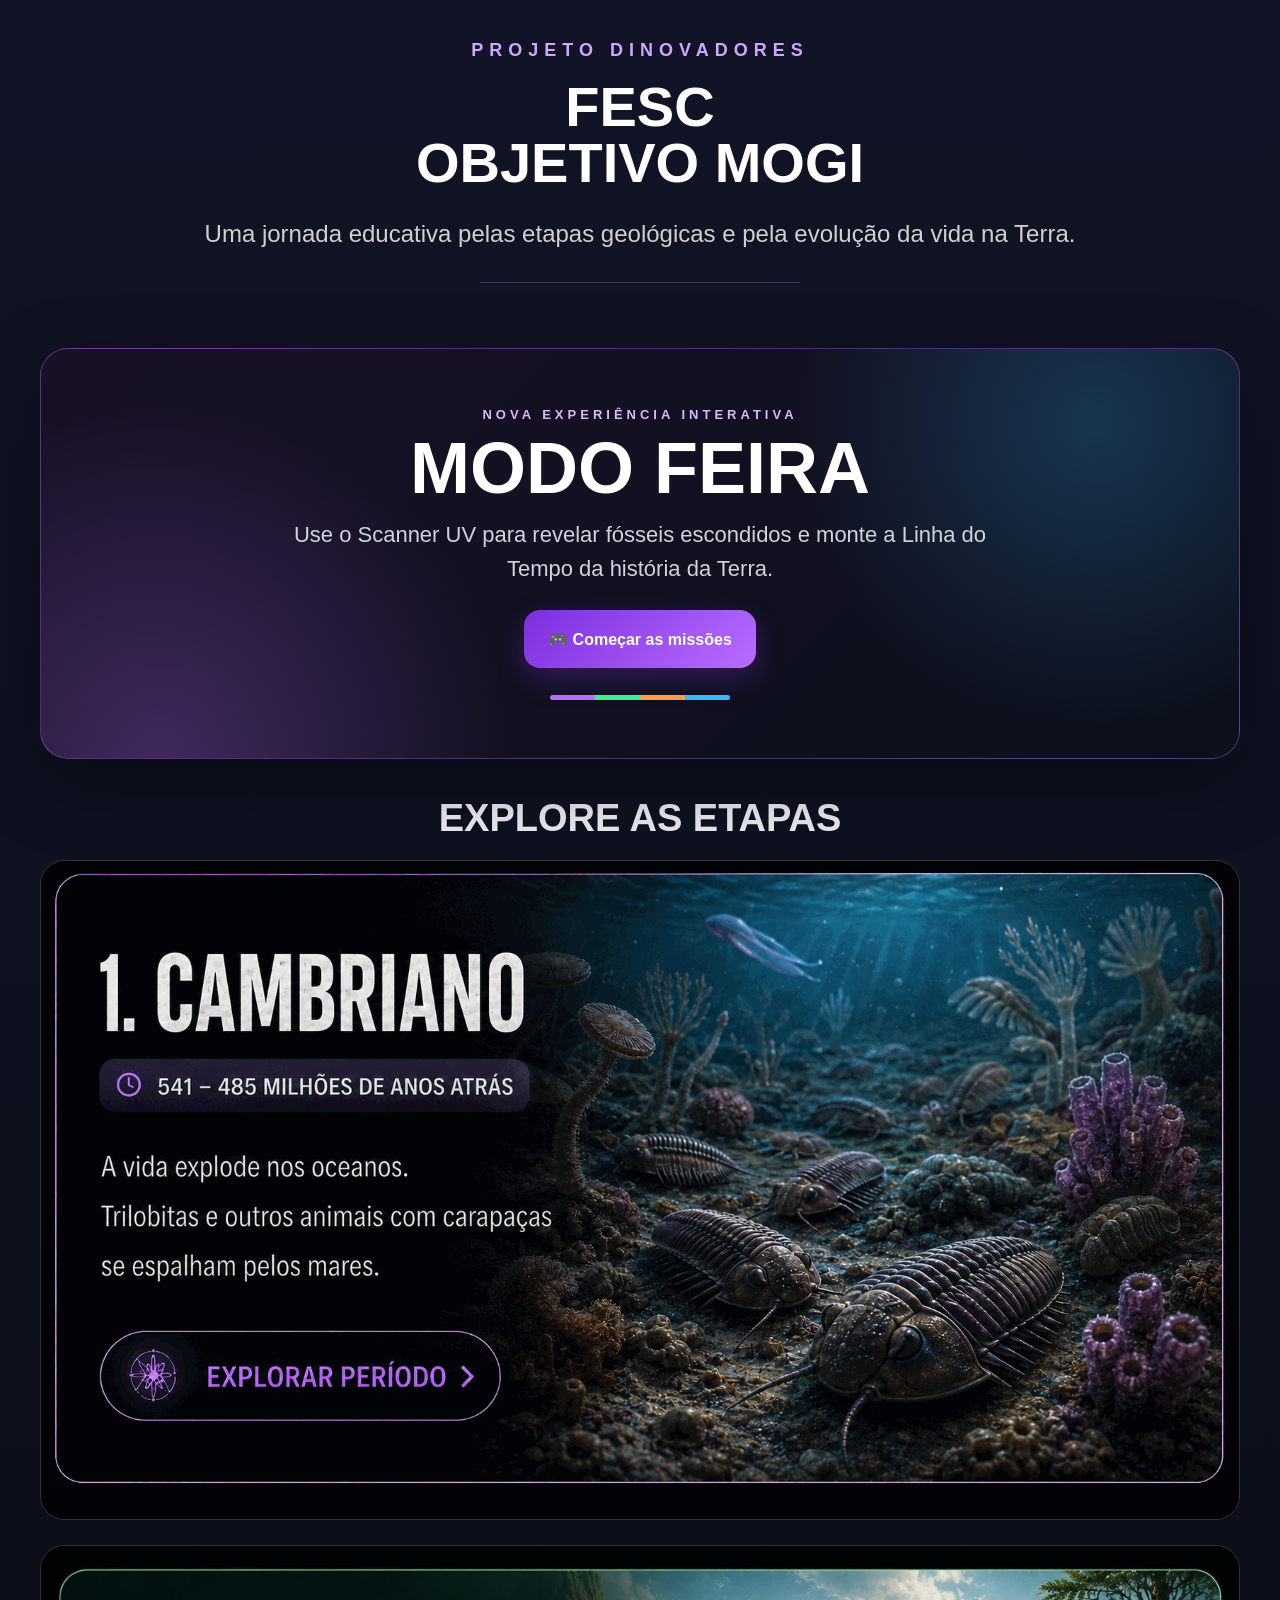
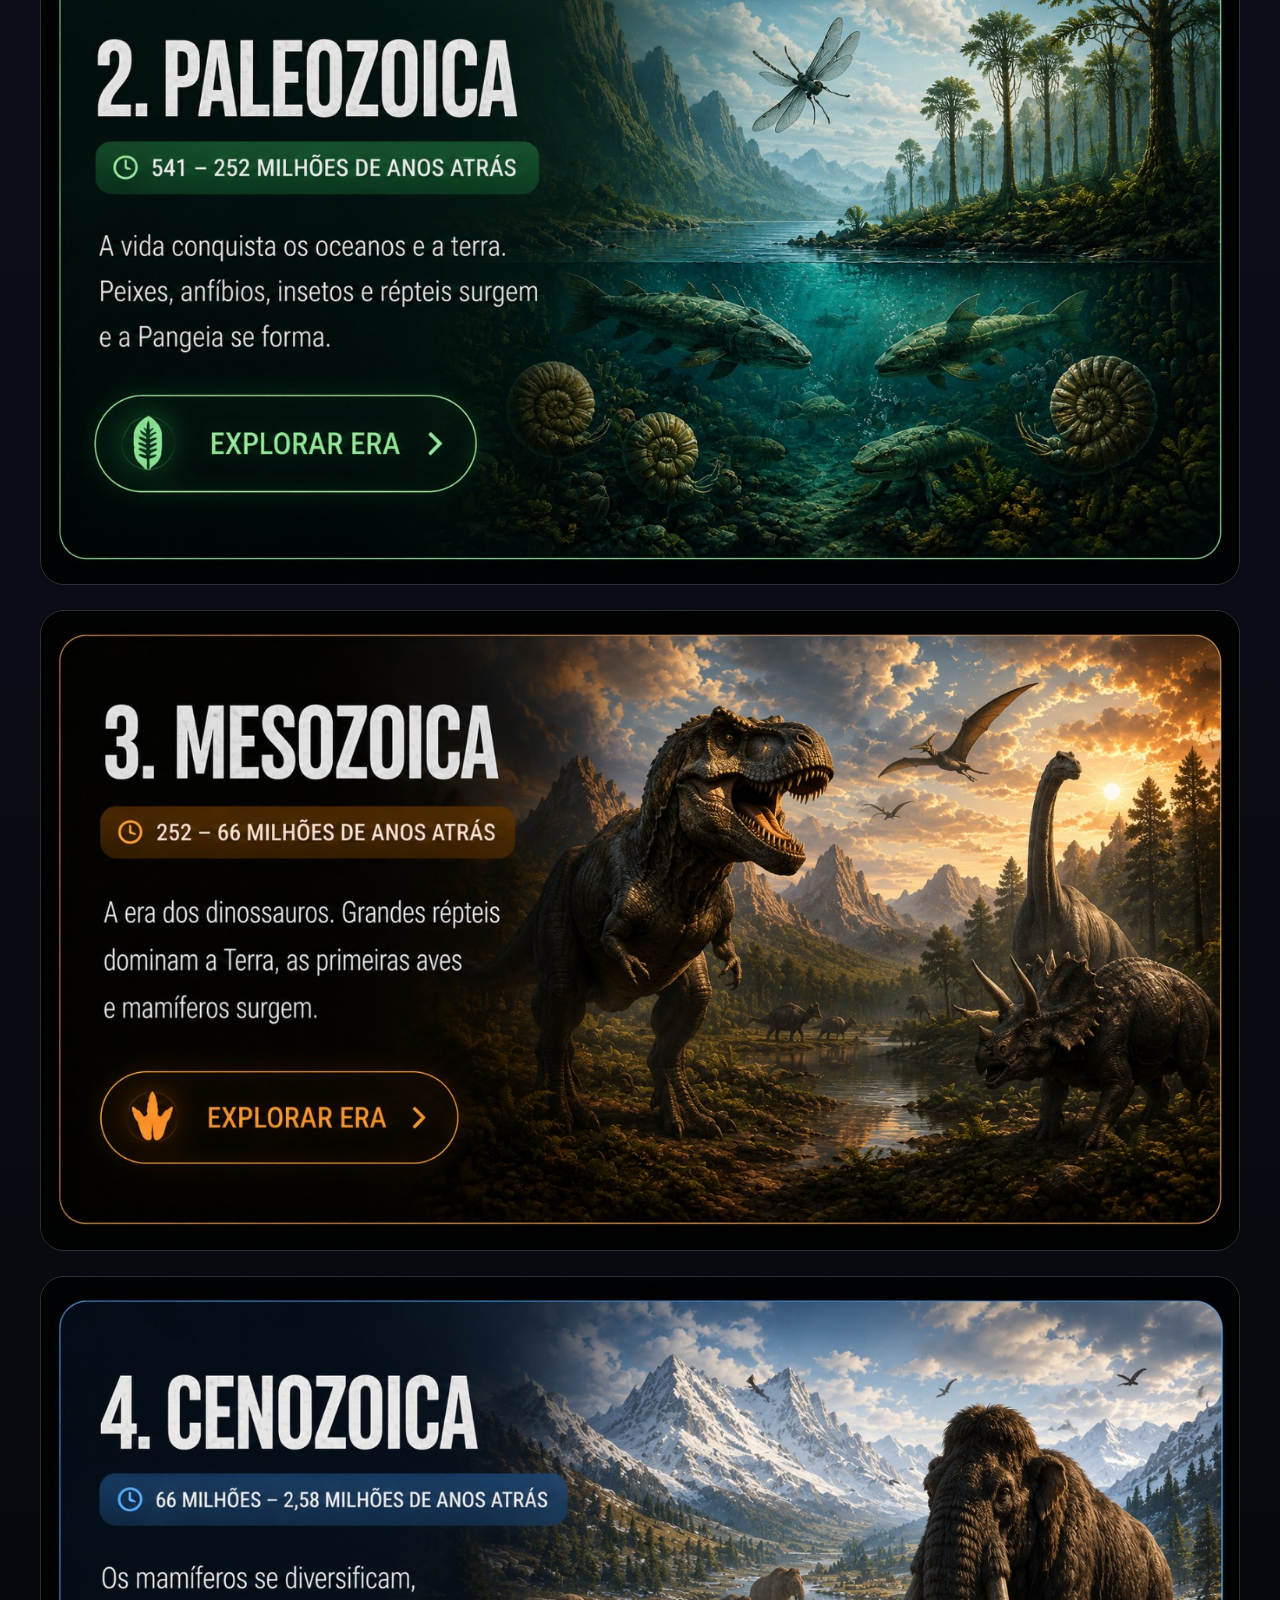
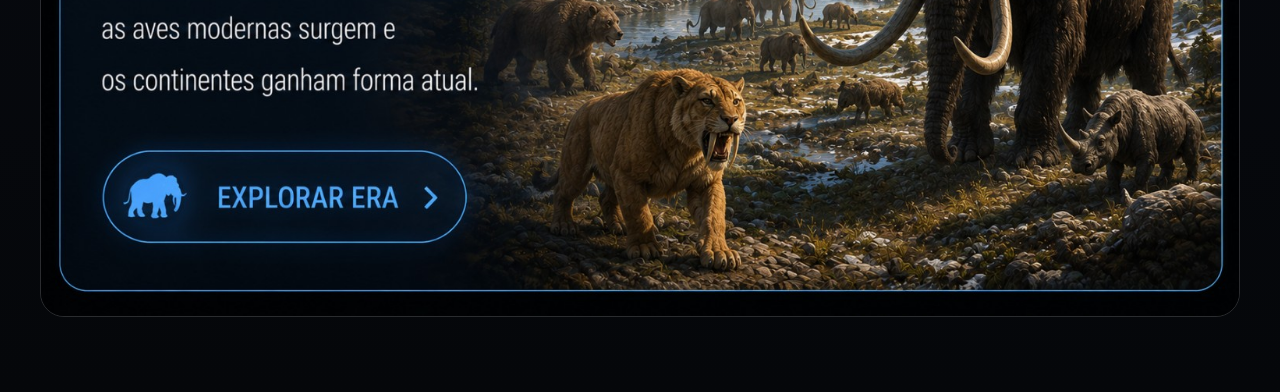
<file: index.html>
<!DOCTYPE html>
<html lang="pt-BR">
<head>
<meta charset="UTF-8">
<meta name="viewport" content="width=device-width, initial-scale=1.0">

<title>Projeto Dinovadores</title>

<style>

*{
margin:0;
padding:0;
box-sizing:border-box;
}

body{

font-family:Arial,Helvetica,sans-serif;

background:
linear-gradient(180deg,#111426,#05070a);

color:white;

}

header{

padding:40px 20px 35px;

text-align:center;

}

header h2{

color:#cda7ff;

letter-spacing:6px;

font-size:18px;

margin-bottom:18px;

}

header h1{

display:flex;

flex-direction:column;

align-items:center;

line-height:1;

font-size:56px;

font-weight:900;

text-transform:uppercase;

}

header p{

margin-top:25px;

font-size:24px;

line-height:1.5;

color:#d0d0d0;

max-width:900px;

margin-left:auto;

margin-right:auto;

}

.linha{

width:320px;

height:1px;

background:#6d5b94;

margin:30px auto;

opacity:.5;

}

main{

width:95%;

max-width:1200px;

margin:auto;

padding-bottom:50px;

}

.card{

display:block;

margin-bottom:25px;

border-radius:24px;

overflow:hidden;

border:1px solid rgba(255,255,255,.15);

transition:.25s;

}

.card:hover{

transform:scale(1.01);

}

.card img{

display:block;

width:100%;

height:auto;

}

.fair-mode{

position:relative;

overflow:hidden;

margin-bottom:38px;

padding:clamp(26px,6vw,58px);

border:1px solid rgba(185,108,255,.36);

border-radius:28px;

background:
radial-gradient(circle at 88% 18%,rgba(58,184,255,.22),transparent 19rem),
radial-gradient(circle at 10% 100%,rgba(185,108,255,.27),transparent 22rem),
linear-gradient(135deg,#181126,#0b101b);

box-shadow:0 24px 70px rgba(0,0,0,.34);

text-align:center;

}

.fair-kicker{

color:#d8b8ff;

font-size:13px;

font-weight:900;

letter-spacing:4px;

}

.fair-mode h2{

margin:10px 0 14px;

font-size:clamp(40px,8vw,72px);

line-height:1;

text-transform:uppercase;

}

.fair-mode p{

max-width:700px;

margin:0 auto;

color:#d0d3db;

font-size:clamp(17px,3vw,22px);

line-height:1.55;

}

.fair-button{

display:inline-flex;

min-height:58px;

align-items:center;

justify-content:center;

margin-top:24px;

padding:14px 24px;

border-radius:16px;

background:linear-gradient(135deg,#7d2fe0,#b96cff);

box-shadow:0 10px 28px rgba(125,47,224,.3);

color:#fff;

font-weight:900;

text-decoration:none;

}

.fair-button:hover{

transform:translateY(-2px);

}

.fair-colors{

display:flex;

width:180px;

height:5px;

margin:27px auto 0;

overflow:hidden;

border-radius:999px;

}

.fair-colors span{flex:1}
.fair-colors span:nth-child(1){background:#b96cff}
.fair-colors span:nth-child(2){background:#39ef8e}
.fair-colors span:nth-child(3){background:#ff9b4a}
.fair-colors span:nth-child(4){background:#3ab8ff}

.eras-title{

margin:0 0 20px;

color:#e8eaf0;

font-size:clamp(25px,5vw,38px);

text-align:center;

text-transform:uppercase;

}

@media(max-width:700px){

header h1{

font-size:48px;

}

header p{

font-size:18px;

}

}

</style>

</head>

<body>

<header>

<h2>PROJETO DINOVADORES</h2>

<h1>

<span>FESC</span>

<span>OBJETIVO MOGI</span>

</h1>

<p>

Uma jornada educativa pelas etapas geológicas e pela evolução da vida na Terra.

</p>

<div class="linha"></div>

</header>

<main>

<section class="fair-mode">

<div class="fair-kicker">NOVA EXPERIÊNCIA INTERATIVA</div>

<h2>Modo Feira</h2>

<p>

Use o Scanner UV para revelar fósseis escondidos e monte a Linha do Tempo da história da Terra.

</p>

<a class="fair-button" href="modo-feira/">🎮 Começar as missões</a>

<div class="fair-colors" aria-hidden="true"><span></span><span></span><span></span><span></span></div>

</section>

<h2 class="eras-title">Explore as etapas</h2>

<a class="card" href="precambriana/">
<img src="assets/cambriano.png?v=1" alt="1. Cambriano — 541–485 milhões de anos atrás — Explorar período">
</a>

<a class="card" href="paleozoica/">
<img src="assets/paleozoica.png" alt="Explorar a etapa Paleozoica">
</a>

<a class="card" href="mesozoica/">
<img src="assets/mesozoica.png" alt="Explorar a etapa Mesozoica">
</a>

<a class="card" href="cenozoica/">
<img src="assets/cenozoica.png" alt="Explorar a etapa Cenozoica">
</a>

</main>

</body>

</html>
</file>
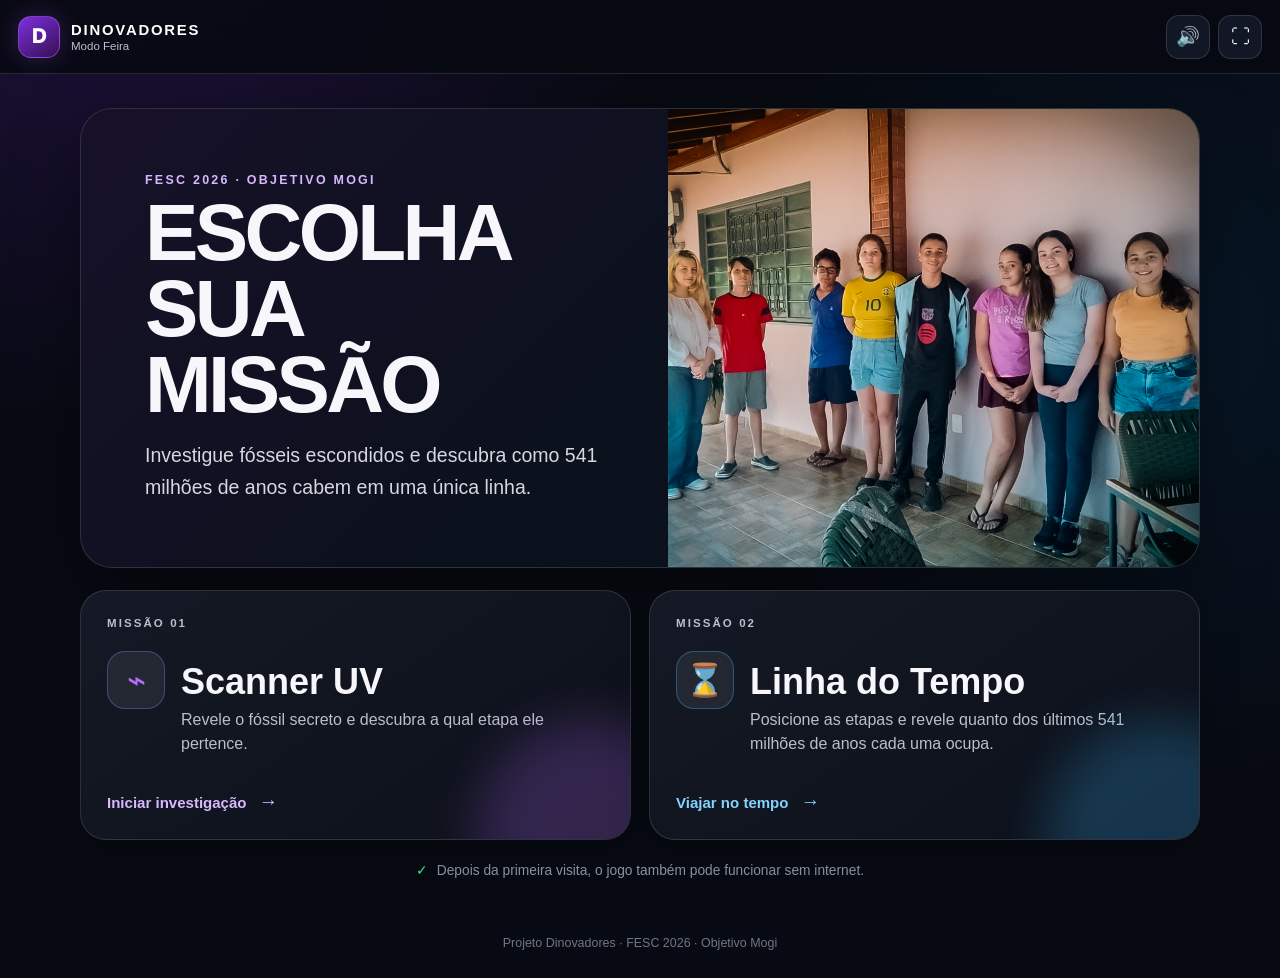
<file: modo-feira/index.html>
<!DOCTYPE html>
<html lang="pt-BR">
<head>
  <meta charset="UTF-8">
  <meta name="viewport" content="width=device-width, initial-scale=1, viewport-fit=cover">
  <meta name="theme-color" content="#080b14">
  <meta name="description" content="Duas missões interativas do Projeto Dinovadores: Scanner UV de fósseis e Linha do Tempo geológica.">
  <title>Modo Feira | Dinovadores</title>
  <link rel="manifest" href="manifest.webmanifest">
  <link rel="stylesheet" href="style.css">
</head>

<body>
  <a class="skip-link" href="#conteudo">Pular para o conteúdo</a>

  <header class="topbar">
    <a class="brand" href="../index.html" aria-label="Voltar à página inicial do Dinovadores">
      <span class="brand-mark" aria-hidden="true">D</span>
      <span><strong>DINOVADORES</strong><small>Modo Feira</small></span>
    </a>

    <div class="top-actions">
      <button class="icon-button" id="soundButton" type="button" aria-pressed="true" aria-label="Desativar sons">
        <span aria-hidden="true">🔊</span>
      </button>
      <button class="icon-button" id="fullscreenButton" type="button" aria-label="Abrir em tela cheia">
        <span aria-hidden="true">⛶</span>
      </button>
    </div>
  </header>

  <main id="conteudo">
    <section class="screen is-active" id="hubScreen" aria-labelledby="hubTitle">
      <div class="hero">
        <div class="hero-copy">
          <p class="eyebrow">FESC 2026 · OBJETIVO MOGI</p>
          <h1 id="hubTitle">Escolha sua missão</h1>
          <p>Investigue fósseis escondidos e descubra como 541 milhões de anos cabem em uma única linha.</p>
        </div>
        <img src="assets/Dinovadores.jpg" alt="Alunos do projeto Dinovadores" width="1536" height="1024">
      </div>

      <div class="mission-grid" aria-label="Missões disponíveis">
        <button class="mission-card scanner-card" type="button" data-open-screen="scannerScreen">
          <span class="mission-number">MISSÃO 01</span>
          <span class="mission-icon" aria-hidden="true">⌁</span>
          <strong>Scanner UV</strong>
          <span>Revele o fóssil secreto e descubra a qual etapa ele pertence.</span>
          <b>Iniciar investigação <i aria-hidden="true">→</i></b>
        </button>

        <button class="mission-card timeline-card" type="button" data-open-screen="timelineScreen">
          <span class="mission-number">MISSÃO 02</span>
          <span class="mission-icon" aria-hidden="true">⌛</span>
          <strong>Linha do Tempo</strong>
          <span>Posicione as etapas e revele quanto dos últimos 541 milhões de anos cada uma ocupa.</span>
          <b>Viajar no tempo <i aria-hidden="true">→</i></b>
        </button>
      </div>

      <p class="offline-note"><span aria-hidden="true">✓</span> Depois da primeira visita, o jogo também pode funcionar sem internet.</p>
    </section>

    <section class="screen" id="scannerScreen" aria-labelledby="scannerTitle" hidden>
      <button class="back-button" type="button" data-open-screen="hubScreen">← Voltar às missões</button>

      <div class="section-heading">
        <p class="eyebrow purple">MISSÃO 01 · DETETIVE DO TEMPO</p>
        <h2 id="scannerTitle">Scanner UV</h2>
        <p>Escolha uma carta, mantenha o botão pressionado para revelar o fóssil e classifique-o na etapa correta.</p>
      </div>

      <div class="mission-progress" aria-label="Progresso da investigação">
        <span>Descobertas</span>
        <div class="progress-dots" id="scannerProgress" aria-hidden="true"></div>
        <strong id="scannerProgressText">0/4</strong>
      </div>

      <div class="scanner-layout">
        <section class="deck-panel" aria-labelledby="deckTitle">
          <div class="panel-heading">
            <span class="step-badge">1</span>
            <div><h3 id="deckTitle">Escolha uma carta</h3><p>Qualquer uma pode esconder o próximo fóssil.</p></div>
          </div>
          <div class="card-deck" id="cardDeck" aria-label="Monte com 15 cartas"></div>
        </section>

        <section class="scanner-panel" aria-labelledby="scannerDeviceTitle">
          <div class="panel-heading">
            <span class="step-badge">2</span>
            <div><h3 id="scannerDeviceTitle">Coloque no scanner</h3><p id="scannerInstruction">Primeiro, escolha uma carta do monte.</p></div>
          </div>

          <div class="uv-device" id="uvDevice">
            <div class="device-bridge" aria-hidden="true"></div>
            <div class="light-rail left" aria-hidden="true"><i></i><i></i><i></i><i></i><i></i><i></i></div>
            <div class="light-rail right" aria-hidden="true"><i></i><i></i><i></i><i></i><i></i><i></i></div>

            <div class="scan-bed">
              <div class="empty-card" id="emptyCard" aria-hidden="true">
                <span>?</span>
                <small>AGUARDANDO CARTA</small>
              </div>
              <div class="fossil-card" id="fossilCard" role="img" aria-label="Carta ainda não revelada" hidden></div>
              <div class="scan-line" aria-hidden="true"></div>
            </div>

            <button class="uv-button" id="uvButton" type="button" disabled>
              <span class="hold-ring" aria-hidden="true"></span>
              <span class="uv-symbol" aria-hidden="true">UV</span>
              <span class="uv-label"><strong>Segure para escanear</strong><small>mantenha pressionado</small></span>
            </button>
          </div>

          <p class="scan-status" id="scanStatus" role="status" aria-live="polite">Escolha uma carta para começar.</p>
        </section>
      </div>

      <section class="classification" id="classificationPanel" aria-labelledby="classificationTitle" hidden>
        <div class="panel-heading centered">
          <span class="step-badge">3</span>
          <div><h3 id="classificationTitle">A qual etapa ele pertence?</h3><p>Observe o fóssil e escolha uma resposta.</p></div>
        </div>

        <div class="era-choices" id="eraChoices">
          <button type="button" data-era="cambriano"><span></span><strong>Cambriano</strong><small>541–485 mi</small></button>
          <button type="button" data-era="paleozoica"><span></span><strong>Paleozoica</strong><small>485–252 mi</small></button>
          <button type="button" data-era="mesozoica"><span></span><strong>Mesozoica</strong><small>252–66 mi</small></button>
          <button type="button" data-era="cenozoica"><span></span><strong>Cenozoica</strong><small>66 mi–presente</small></button>
        </div>

        <div class="answer-box" id="scannerResult" role="status" aria-live="polite" hidden></div>
      </section>

      <div class="completion-card" id="scannerCompletion" hidden>
        <span class="completion-icon" aria-hidden="true">🏆</span>
        <p class="eyebrow">MISSÃO CONCLUÍDA</p>
        <h3>As quatro etapas foram identificadas!</h3>
        <p>Você investigou fósseis separados por milhões de anos de história.</p>
        <div class="completion-actions">
          <button class="primary-button" type="button" id="restartScanner">Jogar novamente</button>
          <button class="secondary-button" type="button" data-open-screen="timelineScreen">Ir para a Linha do Tempo →</button>
        </div>
      </div>
    </section>

    <section class="screen" id="timelineScreen" aria-labelledby="timelineTitle" hidden>
      <button class="back-button" type="button" data-open-screen="hubScreen">← Voltar às missões</button>

      <div class="section-heading">
        <p class="eyebrow blue">MISSÃO 02 · 541 MILHÕES DE ANOS</p>
        <h2 id="timelineTitle">Linha do Tempo</h2>
        <p>Arraste cada marcador para indicar onde você acha que a etapa terminou. Depois, revele a escala verdadeira.</p>
      </div>

      <section class="timeline-board" aria-labelledby="earthHistoryTitle">
        <div class="timeline-topline">
          <div><span class="step-badge">1</span><h3 id="earthHistoryTitle">Faça suas estimativas</h3></div>
          <span class="scale-label">541 milhões de anos</span>
        </div>

        <div class="earth-axis" id="earthAxis" aria-label="Linha proporcional da história da Terra">
          <div class="axis-segment pre" title="Cambriano"></div>
          <div class="axis-segment paleo" title="Paleozoica"></div>
          <div class="axis-segment meso" title="Mesozoica"></div>
          <div class="axis-segment ceno" title="Cenozoica"></div>
          <span class="human-dot" id="humanDot" aria-hidden="true"></span>
        </div>
        <div class="axis-ends"><span>Início do Cambriano · há 541 mi</span><span>Hoje</span></div>

        <div class="marker-list" id="markerList">
          <label class="marker-row" data-era="cambriano">
            <span class="marker-name"><i></i>Fim do Cambriano</span>
            <input type="range" min="1" max="100" value="18" aria-label="Posição estimada para o fim do Cambriano">
            <output>?</output>
          </label>
          <label class="marker-row" data-era="paleozoica">
            <span class="marker-name"><i></i>Fim da Paleozoica</span>
            <input type="range" min="1" max="100" value="70" aria-label="Posição estimada para o fim da Paleozoica">
            <output>?</output>
          </label>
          <label class="marker-row" data-era="mesozoica">
            <span class="marker-name"><i></i>Fim da Mesozoica</span>
            <input type="range" min="1" max="100" value="82" aria-label="Posição estimada para o fim da Mesozoica">
            <output>?</output>
          </label>
          <label class="marker-row" data-era="cenozoica">
            <span class="marker-name"><i></i>Cenozoica até o presente</span>
            <input type="range" min="1" max="100" value="94" aria-label="Posição estimada para o presente, fim da Cenozoica">
            <output>?</output>
          </label>
        </div>

        <button class="reveal-button" id="revealTimeline" type="button">Revelar linha verdadeira</button>

        <div class="timeline-feedback" id="timelineFeedback" role="status" aria-live="polite" hidden></div>
      </section>

      <section class="timeline-reveal" id="timelineReveal" hidden>
        <div class="reveal-copy">
          <p class="eyebrow">UMA SURPRESA DE PROPORÇÃO</p>
          <h3>A linha começa no Cambriano!</h3>
          <p>As posições acumuladas das etapas são <strong>10,35%, 53,42%, 87,8% e 100%</strong> ao longo dos últimos 541 milhões de anos.</p>
        </div>

        <div class="zoom-card">
          <div class="zoom-title"><span>🔎 AMPLIAÇÃO</span><strong>Últimos 541 milhões de anos</strong></div>
          <div class="zoom-axis" aria-label="Representação proporcional das etapas Cambriano, Paleozoica, Mesozoica e Cenozoica">
            <div class="pre"><strong>Cambriano</strong><small>56 mi</small></div>
            <div class="paleo"><strong>Paleozoica</strong><small>233 mi</small></div>
            <div class="meso"><strong>Mesozoica</strong><small>186 mi</small></div>
            <div class="ceno"><strong>Cenozoica</strong><small>66 mi</small><i class="zoom-human-dot" id="zoomHumanDot" aria-hidden="true"></i></div>
          </div>
        </div>

        <button class="human-button" id="revealHumans" type="button">E nós, onde estamos?</button>

        <div class="human-answer" id="humanAnswer" hidden>
          <div class="human-pulse" aria-hidden="true">●</div>
          <div><p class="eyebrow">UM PONTINHO NO FINAL</p><h3>O Homo sapiens chegou há cerca de 300 mil anos.</h3><p>Isso equivale a aproximadamente <strong>0,055%</strong> dos últimos 541 milhões de anos — pequeno demais para aparecer nesta linha sem uma ampliação enorme.</p></div>
        </div>

        <div class="timeline-actions">
          <button class="secondary-button" id="restartTimeline" type="button">Tentar novamente</button>
          <a class="primary-button link-button" href="../index.html">Explorar as quatro etapas →</a>
        </div>
      </section>
    </section>
  </main>

  <footer>Projeto Dinovadores · FESC 2026 · Objetivo Mogi</footer>

  <script src="game.js" defer></script>
</body>
</html>
</file>
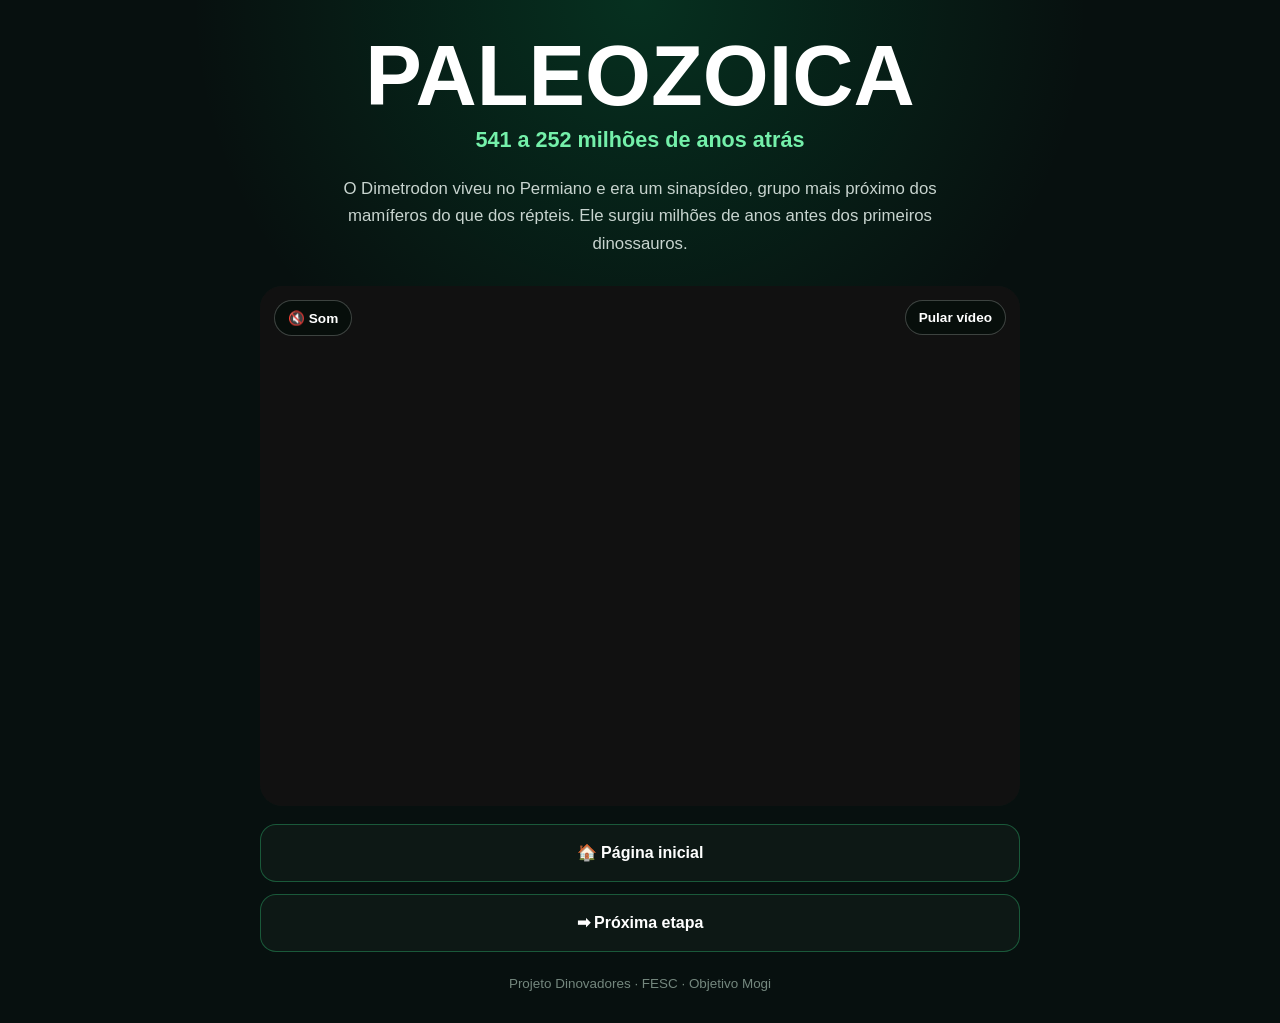
<file: paleozoica/index.html>
<!DOCTYPE html>
<html lang="pt-BR">
<head>
  <meta charset="UTF-8">
  <meta name="viewport" content="width=device-width, initial-scale=1.0">
  <meta name="theme-color" content="#07100f">
  <title>Paleozoica | Dinovadores</title>

  <style>
    :root{
      --bg:#07100f;
      --panel:#0d1815;
      --text:#ffffff;
      --muted:#c8d4cf;
      --accent:#39ef8e;
      --accent2:#087446;
      --radius:22px;
    }

    *{box-sizing:border-box}

    body{
      margin:0;
      min-height:100vh;
      background:
        radial-gradient(
          circle at 50% 0%,
          rgba(0,178,98,.20),
          transparent 28rem
        ),
        var(--bg);
      color:var(--text);
      font-family:Arial,Helvetica,sans-serif;
    }

    .page{
      width:min(760px, calc(100% - 16px));
      margin:auto;
      padding:18px 0 32px;
      text-align:center;
    }

    h1{
      margin:18px 0 10px;
      font-size:clamp(2.7rem, 11vw, 5.3rem);
      line-height:.95;
      text-transform:uppercase;
    }

    .period{
      color:#74f0aa;
      font-size:clamp(1rem, 4vw, 1.35rem);
      font-weight:800;
    }

    .summary{
      max-width:640px;
      margin:22px auto 28px;
      color:var(--muted);
      font-size:1.05rem;
      line-height:1.65;
    }

    .experience{
      position:relative;
      overflow:hidden;
      min-height:520px;
      border-radius:var(--radius);
      background:var(--panel);
    }

    .media-layer{
      position:absolute;
      inset:0;
      width:100%;
      height:100%;
      transition:opacity 1s ease, visibility 1s ease;
    }

    video,
    .model-frame{
      width:100%;
      height:100%;
      min-height:520px;
      background:#111;
    }

    video{
      object-fit:cover;
    }

    .model-frame{
      display:block;
      border:0;
    }

    #videoLayer{
      opacity:1;
      visibility:visible;
      z-index:2;
    }

    #modelLayer{
      opacity:0;
      visibility:hidden;
      z-index:1;
    }

    .experience.show-model #videoLayer{
      opacity:0;
      visibility:hidden;
    }

    .experience.show-model #modelLayer{
      opacity:1;
      visibility:visible;
    }

    .transition-message{
      position:absolute;
      left:50%;
      bottom:24px;
      transform:translateX(-50%);
      z-index:4;
      width:calc(100% - 32px);
      padding:13px 16px;
      border-radius:15px;
      background:rgba(5,14,11,.82);
      color:#fff;
      font-weight:700;
      opacity:0;
      transition:opacity .7s ease;
      pointer-events:none;
    }

    .experience.show-message .transition-message{
      opacity:1;
    }

    .ctrl-btn{
      position:absolute;
      top:14px;
      z-index:5;
      border:1px solid rgba(255,255,255,.22);
      border-radius:999px;
      padding:9px 13px;
      background:rgba(5,14,11,.72);
      color:#fff;
      font-weight:800;
      cursor:pointer;
      display:flex;
      align-items:center;
      gap:6px;
      font-size:0.85rem;
      backdrop-filter:blur(6px);
      -webkit-backdrop-filter:blur(6px);
    }

    .skip{
      right:14px;
    }

    .audio-btn{
      left:14px;
    }

    .buttons{
      display:grid;
      gap:12px;
      margin-top:18px;
    }

    .button{
      display:flex;
      align-items:center;
      justify-content:center;
      min-height:58px;
      padding:14px;
      border:0;
      border-radius:16px;
      color:#fff;
      text-decoration:none;
      font-weight:900;
      background:linear-gradient(
        135deg,
        var(--accent2),
        var(--accent)
      );
    }

    .button.secondary{
      background:#0d1815;
      border:1px solid rgba(57,239,142,.30);
    }

    .model-hint{
      position:absolute;
      left:50%;
      bottom:62px;
      transform:translateX(-50%);
      z-index:3;
      width:calc(100% - 32px);
      padding:12px 14px;
      border-radius:14px;
      background:rgba(5,14,11,.78);
      color:#e1ebe6;
      font-size:.9rem;
      pointer-events:none;
    }

    footer{
      padding:24px 0 0;
      color:#74877e;
      font-size:.84rem;
    }

    @media(max-width:600px){
      .page{
        width:calc(100% - 10px);
        padding-top:10px;
      }

      .experience,
      video,
      .model-frame{
        min-height:500px;
      }

      .summary{
        padding:0 12px;
      }
    }
  </style>
</head>

<body>
  <main class="page">
    <h1>Paleozoica</h1>

    <div class="period">
      541 a 252 milhões de anos atrás
    </div>

    <p class="summary">
      O Dimetrodon viveu no Permiano e era um sinapsídeo, grupo mais próximo
      dos mamíferos do que dos répteis. Ele surgiu milhões de anos antes dos
      primeiros dinossauros.
    </p>

    <section class="experience" id="experience">
      <button
        class="ctrl-btn audio-btn"
        id="audioButton"
        type="button">
        🔇 Som
      </button>

      <button
        class="ctrl-btn skip"
        id="skipButton"
        type="button">
        Pular vídeo
      </button>

      <div class="media-layer" id="videoLayer">
        <video
          id="eraVideo"
          src="paleozoica.mp4"
          autoplay
          muted
          playsinline
          preload="metadata">
        </video>
      </div>

      <div class="media-layer" id="modelLayer">
        <iframe
          id="dimetrodonModel"
          class="model-frame"
          title="Modelo 3D de um Dimetrodon"
          data-src="https://sketchfab.com/models/bcd0065a21b444b3a6718387ac87d591/embed?autostart=1&amp;ui_stop=0&amp;ui_share=0"
          allow="autoplay; fullscreen; xr-spatial-tracking"
          allowfullscreen>
        </iframe>

        <div class="model-hint">
          Arraste para girar e faça o gesto de pinça para aproximar.
          Observe a grande vela dorsal do Dimetrodon.
        </div>
      </div>

      <div class="transition-message">
        Agora explore em 3D o Dimetrodon, um sinapsídeo do Permiano
        que viveu antes dos dinossauros.
      </div>
    </section>

    <div class="buttons">
      <a class="button secondary" href="../index.html">
        🏠 Página inicial
      </a>

      <a class="button secondary" href="../mesozoica/index.html">
        ➡ Próxima etapa
      </a>
    </div>

    <footer>
      Projeto Dinovadores · FESC · Objetivo Mogi
    </footer>
  </main>

  <script>
    const experience = document.getElementById("experience");
    const video = document.getElementById("eraVideo");
    const skipButton = document.getElementById("skipButton");
    const audioButton = document.getElementById("audioButton");
    const dimetrodonModel =
      document.getElementById("dimetrodonModel");

    let transitionStarted = false;

    audioButton.addEventListener("click", () => {
      if (video.muted) {
        video.muted = false;
        audioButton.textContent = "🔊 Som";
      } else {
        video.muted = true;
        audioButton.textContent = "🔇 Som";
      }
    });

    function showModel(){
      if (transitionStarted) return;

      transitionStarted = true;
      experience.classList.add("show-message");

      if (!dimetrodonModel.getAttribute("src")) {
        dimetrodonModel.src =
          dimetrodonModel.dataset.src;
      }

      setTimeout(() => {
        experience.classList.remove("show-message");
        experience.classList.add("show-model");

        skipButton.style.display = "none";
        audioButton.style.display = "none";
      }, 1200);
    }

    video.addEventListener("ended", showModel);

    skipButton.addEventListener("click", () => {
      video.pause();
      showModel();
    });
  </script>
</body>
</html>
</file>
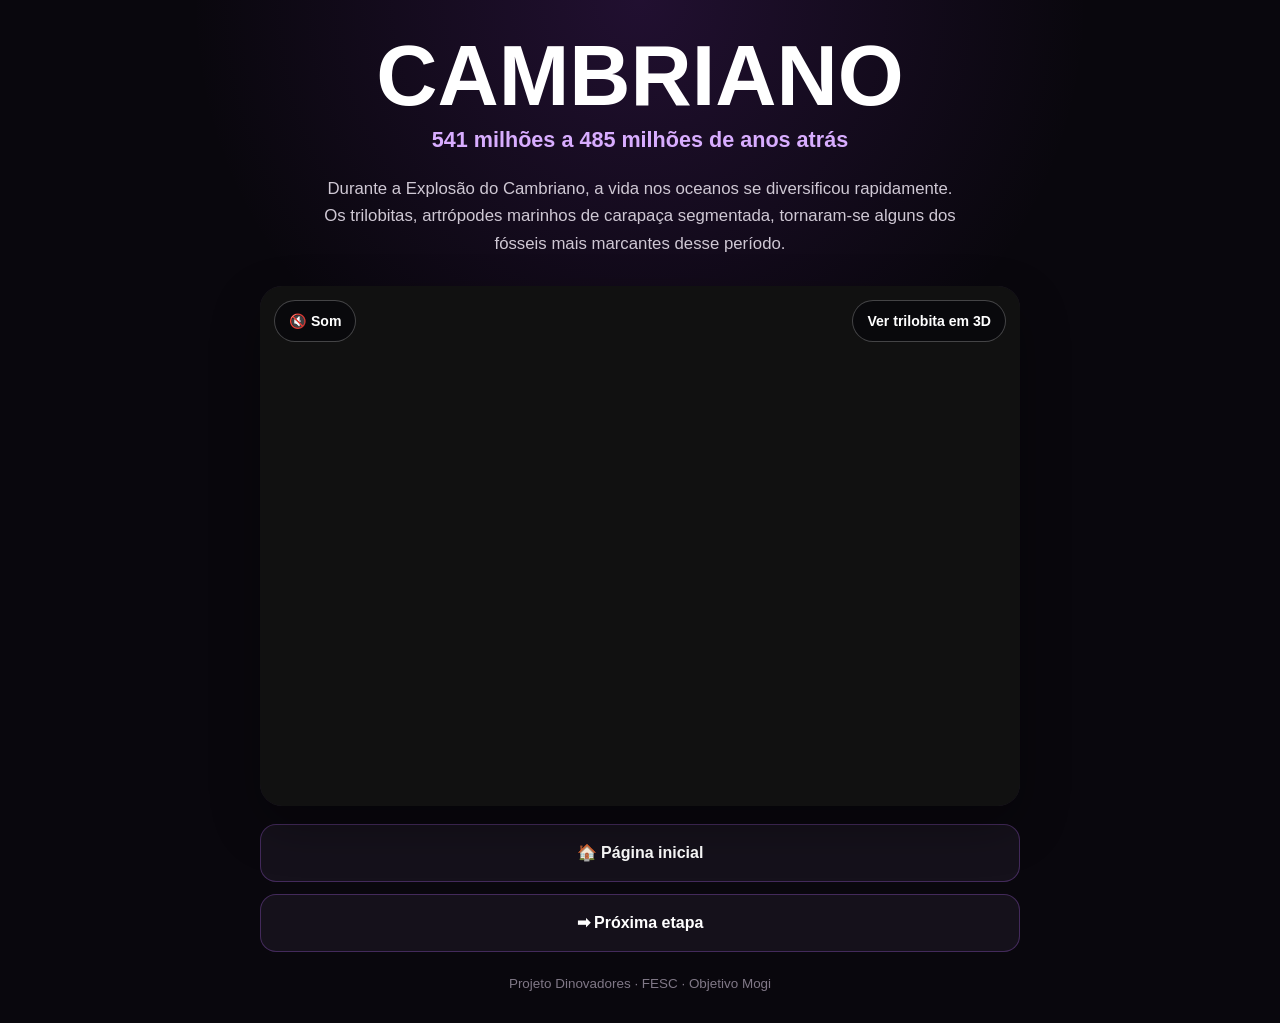
<file: precambriana/index.html>
<!DOCTYPE html>
<html lang="pt-BR">
<head>
  <meta charset="UTF-8">
  <meta name="viewport" content="width=device-width, initial-scale=1.0">
  <meta name="theme-color" content="#09070d">

  <title>Cambriano | Dinovadores</title>

  <style>
    :root{
      --bg:#09070d;
      --panel:#111016;
      --text:#ffffff;
      --muted:#cfc8d4;
      --accent:#b96cff;
      --accent2:#7d2fe0;
      --radius:22px;
    }

    *{
      box-sizing:border-box;
    }

    body{
      margin:0;
      min-height:100vh;
      background:
        radial-gradient(
          circle at 50% 0%,
          rgba(130,50,190,.20),
          transparent 28rem
        ),
        var(--bg);
      color:var(--text);
      font-family:Arial, Helvetica, sans-serif;
    }

    button,
    a{
      font:inherit;
    }

    .page{
      width:min(760px, calc(100% - 16px));
      margin:auto;
      padding:18px 0 32px;
      text-align:center;
    }

    h1{
      margin:18px 0 10px;
      font-size:clamp(2.7rem, 11vw, 5.3rem);
      line-height:.95;
      text-transform:uppercase;
    }

    .period{
      color:#d8adff;
      font-size:clamp(1rem, 4vw, 1.35rem);
      font-weight:800;
    }

    .summary{
      max-width:640px;
      margin:22px auto 28px;
      color:var(--muted);
      font-size:1.05rem;
      line-height:1.65;
    }

    .experience{
      position:relative;
      min-height:520px;
      overflow:hidden;
      border-radius:var(--radius);
      background:var(--panel);
      box-shadow:
        0 20px 50px rgba(0,0,0,.30),
        inset 0 0 0 1px rgba(185,108,255,.10);
    }

    .media-layer{
      position:absolute;
      inset:0;
      width:100%;
      height:100%;
      transition:
        opacity .8s ease,
        visibility .8s ease;
    }

    #videoLayer{
      z-index:2;
      opacity:1;
      visibility:visible;
    }

    #modelLayer{
      z-index:1;
      opacity:0;
      visibility:hidden;
    }

    .experience.show-model #videoLayer{
      opacity:0;
      visibility:hidden;
      pointer-events:none;
    }

    .experience.show-model #modelLayer{
      z-index:3;
      opacity:1;
      visibility:visible;
    }

    video,
    .model-frame{
      display:block;
      width:100%;
      height:100%;
      min-height:520px;
      border:0;
      background:#111;
    }

    video{
      object-fit:cover;
    }

    .ctrl-btn{
      position:absolute;
      top:14px;
      z-index:5;
      min-height:42px;
      border:1px solid rgba(255,255,255,.24);
      border-radius:999px;
      padding:9px 14px;
      background:rgba(8,8,12,.72);
      color:#fff;
      font-size:.88rem;
      font-weight:800;
      cursor:pointer;
      backdrop-filter:blur(7px);
      -webkit-backdrop-filter:blur(7px);
      transition:
        opacity .25s ease,
        visibility .25s ease,
        background .2s ease;
    }

    .ctrl-btn:hover,
    .ctrl-btn:focus-visible{
      background:rgba(43,24,61,.92);
      outline:2px solid rgba(216,173,255,.80);
      outline-offset:2px;
    }

    .audio-btn{
      left:14px;
    }

    .skip-btn{
      right:14px;
    }

    .experience.show-model .ctrl-btn{
      opacity:0;
      visibility:hidden;
      pointer-events:none;
    }

    .buttons{
      display:grid;
      gap:12px;
      margin-top:18px;
    }

    .button{
      display:flex;
      align-items:center;
      justify-content:center;
      min-height:58px;
      padding:14px;
      border:0;
      border-radius:16px;
      color:#fff;
      text-decoration:none;
      font-weight:900;
      background:linear-gradient(
        135deg,
        var(--accent2),
        var(--accent)
      );
    }

    .button.secondary{
      background:#15111b;
      border:1px solid rgba(185,108,255,.28);
    }

    .button:hover,
    .button:focus-visible{
      filter:brightness(1.12);
      outline:2px solid rgba(216,173,255,.75);
      outline-offset:2px;
    }

    footer{
      padding:24px 0 0;
      color:#807887;
      font-size:.84rem;
    }

    @media(max-width:600px){
      .page{
        width:calc(100% - 10px);
        padding-top:10px;
      }

      .experience,
      video,
      .model-frame{
        min-height:500px;
      }

      .summary{
        padding:0 12px;
      }

      .ctrl-btn{
        top:12px;
        padding:9px 12px;
        font-size:.82rem;
      }

      .audio-btn{
        left:12px;
      }

      .skip-btn{
        right:12px;
      }
    }

    @media(prefers-reduced-motion:reduce){
      .media-layer,
      .ctrl-btn{
        transition:none;
      }
    }
  </style>
</head>

<body>
  <main class="page">

    <h1>Cambriano</h1>

    <div class="period">
      541 milhões a 485 milhões de anos atrás
    </div>

    <p class="summary">
      Durante a Explosão do Cambriano, a vida nos oceanos se diversificou
      rapidamente. Os trilobitas, artrópodes marinhos de carapaça segmentada,
      tornaram-se alguns dos fósseis mais marcantes desse período.
    </p>

    <section
      class="experience"
      id="experience"
      aria-label="Vídeo e modelo 3D do Cambriano">

      <button
        class="ctrl-btn audio-btn"
        id="audioButton"
        type="button"
        aria-label="Ativar o som do vídeo"
        aria-pressed="false">
        🔇 Som
      </button>

      <button
        class="ctrl-btn skip-btn"
        id="skipButton"
        type="button">
        Pular vídeo
      </button>

      <div
        class="media-layer"
        id="videoLayer"
        aria-hidden="false">

        <video
          id="eraVideo"
          src="./cambriano.mp4?v=2"
          autoplay
          muted
          playsinline
          preload="metadata">

          Seu navegador não conseguiu reproduzir o vídeo do Cambriano.
        </video>
      </div>

      <div
        class="media-layer"
        id="modelLayer"
        aria-hidden="true">

        <iframe
          id="trilobiteModel"
          class="model-frame"
          title="Modelo 3D de um trilobita"
          data-src="https://sketchfab.com/models/0c18dda9540945c3a59482f9a88e1147/embed?autostart=1&amp;ui_stop=0&amp;ui_share=0&amp;ui_help=0&amp;ui_settings=0&amp;ui_infos=0"
          allow="autoplay; fullscreen; xr-spatial-tracking"
          allowfullscreen>
        </iframe>
      </div>

    </section>

    <nav
      class="buttons"
      aria-label="Navegação entre as etapas">

      <a
        class="button secondary"
        href="../index.html">
        🏠 Página inicial
      </a>

      <a
        class="button secondary"
        href="../paleozoica/index.html">
        ➡ Próxima etapa
      </a>

    </nav>

    <footer>
      Projeto Dinovadores · FESC · Objetivo Mogi
    </footer>

  </main>

  <script>
    const experience =
      document.getElementById("experience");

    const videoLayer =
      document.getElementById("videoLayer");

    const modelLayer =
      document.getElementById("modelLayer");

    const video =
      document.getElementById("eraVideo");

    const audioButton =
      document.getElementById("audioButton");

    const skipButton =
      document.getElementById("skipButton");

    const trilobiteModel =
      document.getElementById("trilobiteModel");

    let modelShown = false;

    audioButton.addEventListener(
      "click",
      async function(){

        video.muted = !video.muted;

        audioButton.textContent =
          video.muted
            ? "🔇 Som"
            : "🔊 Som";

        audioButton.setAttribute(
          "aria-label",
          video.muted
            ? "Ativar o som do vídeo"
            : "Desativar o som do vídeo"
        );

        audioButton.setAttribute(
          "aria-pressed",
          String(!video.muted)
        );

        if(!video.muted && video.paused){
          try{
            await video.play();
          }catch(error){
            // O vídeo continua disponível para ser pulado.
          }
        }
      }
    );

    function showModel(){
      if(modelShown){
        return;
      }

      modelShown = true;

      video.pause();

      if(!trilobiteModel.getAttribute("src")){
        trilobiteModel.src =
          trilobiteModel.dataset.src;
      }

      videoLayer.setAttribute(
        "aria-hidden",
        "true"
      );

      modelLayer.setAttribute(
        "aria-hidden",
        "false"
      );

      experience.classList.add(
        "show-model"
      );
    }

    video.addEventListener(
      "ended",
      showModel
    );

    video.addEventListener(
      "error",
      function(){
        skipButton.textContent =
          "Ver trilobita em 3D";
      }
    );

    skipButton.addEventListener(
      "click",
      showModel
    );
  </script>
</body>
</html>
</file>
<file: modo-feira/style.css>
:root{
  --bg:#070a12;
  --panel:#101521;
  --panel-2:#151b29;
  --text:#f7f7fb;
  --muted:#b9bfcc;
  --line:rgba(255,255,255,.13);
  --purple:#b96cff;
  --purple-dark:#7d2fe0;
  --green:#39ef8e;
  --green-dark:#087446;
  --orange:#ff9b4a;
  --orange-dark:#a94708;
  --blue:#3ab8ff;
  --blue-dark:#0068ad;
  --danger:#ff677d;
  --radius:24px;
  --shadow:0 22px 70px rgba(0,0,0,.38);
}

*{box-sizing:border-box}

html{scroll-behavior:smooth}

body{
  margin:0;
  min-height:100vh;
  background:
    radial-gradient(circle at 10% -10%,rgba(125,47,224,.22),transparent 34rem),
    radial-gradient(circle at 92% 34%,rgba(0,104,173,.12),transparent 28rem),
    var(--bg);
  color:var(--text);
  font-family:Arial,Helvetica,sans-serif;
  -webkit-tap-highlight-color:transparent;
}

button,a,input{font:inherit}
button,a{-webkit-tap-highlight-color:transparent}
button{color:inherit}
[hidden]{display:none!important}

.skip-link{
  position:fixed;
  top:8px;
  left:8px;
  z-index:100;
  transform:translateY(-140%);
  padding:10px 14px;
  border-radius:10px;
  background:#fff;
  color:#05070a;
  font-weight:800;
}

.skip-link:focus{transform:none}

.topbar{
  position:sticky;
  top:0;
  z-index:40;
  display:flex;
  align-items:center;
  justify-content:space-between;
  gap:18px;
  min-height:74px;
  padding:12px max(18px,env(safe-area-inset-right)) 12px max(18px,env(safe-area-inset-left));
  border-bottom:1px solid var(--line);
  background:rgba(7,10,18,.88);
  backdrop-filter:blur(16px);
  -webkit-backdrop-filter:blur(16px);
}

.brand{
  display:flex;
  align-items:center;
  gap:11px;
  color:#fff;
  text-decoration:none;
}

.brand-mark{
  display:grid;
  width:42px;
  height:42px;
  place-items:center;
  border:1px solid rgba(185,108,255,.48);
  border-radius:13px;
  background:linear-gradient(145deg,var(--purple-dark),#351052);
  box-shadow:0 0 24px rgba(185,108,255,.22);
  font-size:1.25rem;
  font-weight:1000;
}

.brand strong,.brand small{display:block}
.brand strong{letter-spacing:.12em;font-size:.93rem}
.brand small{margin-top:2px;color:var(--muted);font-size:.72rem}

.top-actions{display:flex;gap:8px}

.icon-button{
  display:grid;
  width:44px;
  height:44px;
  place-items:center;
  border:1px solid var(--line);
  border-radius:13px;
  background:#121725;
  cursor:pointer;
  font-size:1.2rem;
}

.icon-button:hover,
.icon-button:focus-visible{
  border-color:rgba(185,108,255,.72);
  background:#191d2c;
}

main{
  width:min(1120px,calc(100% - 28px));
  margin:0 auto;
  padding:34px 0 48px;
}

.screen{animation:screen-in .35s ease both}

@keyframes screen-in{
  from{opacity:0;transform:translateY(10px)}
  to{opacity:1;transform:none}
}

.hero{
  position:relative;
  display:grid;
  grid-template-columns:1.05fr .95fr;
  min-height:430px;
  overflow:hidden;
  border:1px solid var(--line);
  border-radius:32px;
  background:linear-gradient(135deg,#171128,#0b111d 56%,#07131c);
  box-shadow:var(--shadow);
}

.hero-copy{
  position:relative;
  z-index:2;
  display:flex;
  flex-direction:column;
  justify-content:center;
  padding:clamp(28px,5vw,64px);
}

.hero h1,
.section-heading h2{
  margin:8px 0 16px;
  font-size:clamp(2.55rem,7vw,5rem);
  line-height:.95;
  letter-spacing:-.045em;
  text-transform:uppercase;
}

.hero-copy>p:last-child,
.section-heading>p:last-child{
  max-width:650px;
  margin:0;
  color:#d6d8df;
  font-size:clamp(1rem,2vw,1.22rem);
  line-height:1.65;
}

.eyebrow{
  margin:0;
  color:#d7b7ff;
  font-size:.78rem;
  font-weight:900;
  letter-spacing:.18em;
}

.eyebrow.purple{color:#d7b7ff}
.eyebrow.blue{color:#79ccff}

.hero img{
  width:100%;
  height:100%;
  min-height:430px;
  object-fit:cover;
  object-position:center;
}

.mission-grid{
  display:grid;
  grid-template-columns:repeat(2,minmax(0,1fr));
  gap:18px;
  margin-top:22px;
}

.mission-card{
  position:relative;
  display:grid;
  grid-template-columns:auto 1fr;
  gap:8px 16px;
  min-height:250px;
  padding:26px;
  overflow:hidden;
  border:1px solid var(--line);
  border-radius:26px;
  background:linear-gradient(145deg,#141925,#0c1019);
  box-shadow:0 14px 42px rgba(0,0,0,.22);
  cursor:pointer;
  text-align:left;
  transition:transform .2s ease,border-color .2s ease;
}

.mission-card::after{
  content:"";
  position:absolute;
  right:-75px;
  bottom:-110px;
  width:230px;
  height:230px;
  border-radius:50%;
  filter:blur(25px);
  opacity:.22;
}

.scanner-card::after{background:var(--purple)}
.timeline-card::after{background:var(--blue)}

.mission-card:hover,
.mission-card:focus-visible{
  transform:translateY(-4px);
}

.scanner-card:hover,
.scanner-card:focus-visible{
  border-color:rgba(185,108,255,.7);
}

.timeline-card:hover,
.timeline-card:focus-visible{
  border-color:rgba(58,184,255,.7);
}

.mission-number{
  grid-column:1/-1;
  color:var(--muted);
  font-size:.72rem;
  font-weight:900;
  letter-spacing:.18em;
}

.mission-icon{
  grid-row:2/4;
  display:grid;
  width:58px;
  height:58px;
  place-items:center;
  border-radius:18px;
  background:rgba(255,255,255,.07);
  font-size:2rem;
}

.scanner-card .mission-icon{
  border:1px solid rgba(185,108,255,.35);
  color:var(--purple);
}

.timeline-card .mission-icon{
  border:1px solid rgba(58,184,255,.35);
  color:var(--blue);
}

.mission-card>strong{
  align-self:end;
  font-size:clamp(1.55rem,4vw,2.25rem);
  line-height:1;
}

.mission-card>span:nth-of-type(3){
  color:var(--muted);
  line-height:1.5;
}

.mission-card>b{
  grid-column:1/-1;
  align-self:end;
  font-size:.94rem;
}

.mission-card b i{
  margin-left:8px;
  font-size:1.2rem;
  font-style:normal;
}

.scanner-card>b{color:#d9b8ff}
.timeline-card>b{color:#83d3ff}

.offline-note{
  margin:22px auto 0;
  color:#8e96a7;
  font-size:.86rem;
  text-align:center;
}

.offline-note span{
  margin-right:5px;
  color:var(--green);
}

.back-button{
  margin-bottom:24px;
  padding:10px 0;
  border:0;
  background:transparent;
  color:#cbd0da;
  cursor:pointer;
  font-weight:800;
}

.back-button:hover,
.back-button:focus-visible{
  color:#fff;
}

.section-heading{
  margin:0 auto 28px;
  text-align:center;
}

.section-heading h2{
  font-size:clamp(2.5rem,8vw,4.6rem);
}

.section-heading>p:last-child{
  margin-inline:auto;
}

.mission-progress{
  display:flex;
  align-items:center;
  gap:12px;
  width:min(470px,100%);
  margin:0 auto 22px;
  padding:12px 16px;
  border:1px solid var(--line);
  border-radius:999px;
  background:rgba(255,255,255,.035);
  color:var(--muted);
  font-size:.88rem;
  font-weight:800;
}

.mission-progress>strong{
  margin-left:auto;
  color:#fff;
}

.progress-dots{
  display:flex;
  gap:7px;
}

.progress-dots i{
  width:10px;
  height:10px;
  border-radius:50%;
  background:#323746;
  transition:.25s;
}

.progress-dots i.done{
  background:var(--purple);
  box-shadow:0 0 12px rgba(185,108,255,.85);
}

.scanner-layout{
  display:grid;
  grid-template-columns:minmax(270px,.75fr) minmax(360px,1.25fr);
  align-items:start;
  gap:18px;
}

.deck-panel,
.scanner-panel,
.classification,
.timeline-board,
.timeline-reveal,
.completion-card{
  border:1px solid var(--line);
  border-radius:var(--radius);
  background:linear-gradient(150deg,rgba(22,27,41,.98),rgba(10,14,23,.98));
  box-shadow:0 16px 50px rgba(0,0,0,.22);
}

.deck-panel,
.scanner-panel{
  padding:20px;
}

.panel-heading{
  display:flex;
  align-items:center;
  gap:12px;
  margin-bottom:18px;
}

.panel-heading.centered{
  justify-content:center;
  text-align:left;
}

.panel-heading h3{
  margin:0 0 4px;
  font-size:1.12rem;
}

.panel-heading p{
  margin:0;
  color:var(--muted);
  font-size:.86rem;
  line-height:1.35;
}

.step-badge{
  display:grid;
  flex:0 0 auto;
  width:36px;
  height:36px;
  place-items:center;
  border:1px solid rgba(185,108,255,.5);
  border-radius:50%;
  background:rgba(125,47,224,.18);
  color:#e0c7ff;
  font-weight:900;
}

.card-deck{
  display:grid;
  grid-template-columns:repeat(5,minmax(0,1fr));
  gap:8px;
  min-height:275px;
}

.deck-card{
  position:relative;
  min-height:82px;
  overflow:hidden;
  border:1px solid rgba(255,255,255,.2);
  border-radius:10px;
  background-color:#111;
  background-image:
    linear-gradient(rgba(3,4,8,.14),rgba(3,4,8,.14)),
    url("assets/carta-normal.png");
  background-position:8% center;
  background-size:auto 100%;
  box-shadow:0 7px 14px rgba(0,0,0,.3);
  cursor:pointer;
  transition:transform .18s ease,border-color .18s ease,opacity .18s ease;
}

.deck-card::after{
  content:attr(data-number);
  position:absolute;
  right:5px;
  bottom:5px;
  display:grid;
  width:19px;
  height:19px;
  place-items:center;
  border-radius:50%;
  background:rgba(4,5,8,.75);
  color:#d7dae2;
  font-size:.58rem;
  font-weight:900;
}

.deck-card:hover,
.deck-card:focus-visible{
  z-index:2;
  transform:translateY(-4px) rotate(-1deg);
  border-color:var(--purple);
}

.deck-card.is-selected{
  transform:translateY(-5px);
  border:2px solid var(--purple);
  box-shadow:
    0 0 0 3px rgba(185,108,255,.18),
    0 10px 20px #000;
}

.deck-card.is-used{
  transform:scale(.94);
  opacity:.15;
  filter:grayscale(1);
  pointer-events:none;
}

.uv-device{
  position:relative;
  width:min(460px,100%);
  min-height:510px;
  margin:0 auto;
  padding:35px 50px 22px;
  border:1px solid rgba(255,255,255,.13);
  border-radius:24px;
  background:
    linear-gradient(90deg,rgba(255,255,255,.035) 1px,transparent 1px) 0 0/22px 22px,
    linear-gradient(#171b25,#080b10);
  box-shadow:
    inset 0 0 45px rgba(0,0,0,.7),
    0 18px 40px rgba(0,0,0,.35);
}

.device-bridge{
  position:absolute;
  top:17px;
  right:45px;
  left:45px;
  height:16px;
  border-radius:7px 7px 2px 2px;
  background:#282e39;
  box-shadow:0 5px 12px rgba(0,0,0,.55);
}

.light-rail{
  position:absolute;
  z-index:3;
  top:35px;
  bottom:106px;
  display:flex;
  width:29px;
  flex-direction:column;
  justify-content:space-around;
  padding:8px 7px;
  border-radius:10px;
  background:#272d38;
  box-shadow:
    inset 0 0 8px #000,
    0 5px 16px rgba(0,0,0,.45);
}

.light-rail.left{
  left:14px;
  transform:perspective(220px) rotateY(18deg);
}

.light-rail.right{
  right:14px;
  transform:perspective(220px) rotateY(-18deg);
}

.light-rail i{
  display:block;
  width:11px;
  height:11px;
  margin:auto;
  border-radius:50%;
  background:#4a4e59;
  box-shadow:inset 0 1px 2px rgba(255,255,255,.2);
  transition:.25s;
}

.uv-device.is-scanning .light-rail i,
.uv-device.is-revealed .light-rail i{
  background:#a655ff;
  box-shadow:
    0 0 6px #c484ff,
    0 0 15px #7b26d9,
    0 0 25px rgba(139,51,239,.8);
}

.scan-bed{
  position:relative;
  display:grid;
  width:min(260px,100%);
  min-height:350px;
  margin:0 auto 18px;
  place-items:center;
  overflow:hidden;
  border:1px solid rgba(255,255,255,.16);
  border-radius:17px;
  background:linear-gradient(150deg,#151922,#090b10);
  box-shadow:inset 0 0 28px #000;
}

.empty-card{
  display:flex;
  width:76%;
  aspect-ratio:2/3;
  flex-direction:column;
  align-items:center;
  justify-content:center;
  gap:10px;
  border:1px dashed rgba(255,255,255,.24);
  border-radius:14px;
  color:#6f7583;
}

.empty-card span{
  font-size:3rem;
  font-weight:200;
}

.empty-card small{
  font-size:.62rem;
  letter-spacing:.16em;
}

.fossil-card{
  position:relative;
  width:90%;
  aspect-ratio:2/3;
  overflow:hidden;
  border:0;
  border-radius:12px;
  background-color:#0a0c11;
  background-repeat:no-repeat;
  background-size:auto 100%;
  background-position:8% center;
  box-shadow:0 16px 28px rgba(0,0,0,.52);
  transition:
    background-position .7s ease,
    filter .4s ease,
    box-shadow .4s ease;
}

.uv-device.is-revealed .fossil-card{
  background-position:82% center;
  box-shadow:
    0 0 18px rgba(157,69,255,.65),
    0 0 45px rgba(82,31,183,.35),
    0 16px 28px rgba(0,0,0,.52);
}

.scan-line{
  position:absolute;
  z-index:4;
  top:8%;
  right:11%;
  left:11%;
  height:2px;
  opacity:0;
  background:#cda7ff;
  box-shadow:
    0 0 8px #fff,
    0 0 18px #a655ff;
}

.uv-device.is-scanning .scan-line{
  opacity:1;
  animation:scan 1.35s linear infinite;
}

@keyframes scan{
  from{top:8%}
  to{top:90%}
}

.uv-button{
  position:relative;
  z-index:5;
  display:flex;
  width:100%;
  min-height:70px;
  align-items:center;
  justify-content:center;
  gap:12px;
  padding:10px 18px;
  border:1px solid rgba(185,108,255,.48);
  border-radius:18px;
  background:linear-gradient(135deg,#26123a,#15101e);
  cursor:pointer;
  user-select:none;
  -webkit-user-select:none;
  touch-action:none;
}

.uv-button:disabled{
  opacity:.35;
  cursor:not-allowed;
}

.hold-ring{
  display:grid;
  width:45px;
  height:45px;
  place-items:center;
  border-radius:50%;
  background:
    conic-gradient(
      var(--purple) var(--hold-progress,0deg),
      rgba(255,255,255,.12) 0
    );
}

.hold-ring::after{
  content:"";
  width:33px;
  height:33px;
  border-radius:50%;
  background:#160d20;
}

.uv-symbol{
  position:absolute;
  z-index:2;
  left:calc(50% - 92px);
  color:#e6ceff;
  font-size:.65rem;
  font-weight:1000;
}

.uv-label{
  display:flex;
  flex-direction:column;
  text-align:left;
}

.uv-label strong{font-size:.9rem}

.uv-label small{
  margin-top:2px;
  color:#b7a7c6;
  font-size:.7rem;
}

.uv-button.is-holding{
  background:linear-gradient(135deg,#6223a0,#26123a);
  box-shadow:0 0 24px rgba(185,108,255,.32);
}

.uv-button.is-complete{
  border-color:rgba(185,108,255,.72);
  background:#1d1328;
}

.scan-status{
  min-height:22px;
  margin:14px 0 0;
  color:#c8cbd4;
  font-size:.88rem;
  text-align:center;
}

.classification{
  margin-top:18px;
  padding:22px;
}

.era-choices{
  display:grid;
  grid-template-columns:repeat(4,minmax(0,1fr));
  gap:10px;
}

.era-choices button{
  position:relative;
  display:flex;
  min-height:105px;
  flex-direction:column;
  align-items:flex-start;
  justify-content:center;
  gap:4px;
  padding:15px 12px 15px 20px;
  overflow:hidden;
  border:1px solid var(--line);
  border-radius:15px;
  background:#0d111a;
  cursor:pointer;
  text-align:left;
  transition:.2s;
}

.era-choices button::before{
  content:"";
  position:absolute;
  inset:0 auto 0 0;
  width:4px;
  background:var(--era-color);
}

.era-choices button span{
  width:12px;
  height:12px;
  border-radius:50%;
  background:var(--era-color);
  box-shadow:0 0 12px var(--era-color);
}

.era-choices button strong{font-size:.9rem}

.era-choices button small{
  color:var(--muted);
  font-size:.66rem;
}

.era-choices button[data-era="cambriano"]{
  --era-color:var(--purple);
}

.era-choices button[data-era="paleozoica"]{
  --era-color:var(--green);
}

.era-choices button[data-era="mesozoica"]{
  --era-color:var(--orange);
}

.era-choices button[data-era="cenozoica"]{
  --era-color:var(--blue);
}

.era-choices button:hover,
.era-choices button:focus-visible{
  transform:translateY(-2px);
  border-color:var(--era-color);
}

.era-choices button.is-wrong{
  opacity:.34;
  text-decoration:line-through;
  pointer-events:none;
}

.era-choices button.is-correct{
  border-color:var(--era-color);
  background:rgba(255,255,255,.08);
  box-shadow:0 0 20px rgba(255,255,255,.07);
}

.answer-box{
  margin-top:16px;
  padding:17px 18px;
  border:1px solid var(--line);
  border-radius:16px;
  background:#0b0f17;
  line-height:1.5;
}

.answer-box.wrong{
  border-color:rgba(255,103,125,.45);
  color:#ffd0d7;
}

.answer-box.correct{
  border-color:rgba(57,239,142,.38);
}

.answer-box h4{
  margin:0 0 6px;
  font-size:1.15rem;
}

.answer-box p{
  margin:0;
  color:#d8dbe2;
}

.answer-actions{
  display:flex;
  flex-wrap:wrap;
  gap:9px;
  margin-top:14px;
}

.primary-button,
.secondary-button,
.reveal-button,
.human-button{
  display:inline-flex;
  min-height:50px;
  align-items:center;
  justify-content:center;
  padding:12px 18px;
  border-radius:14px;
  cursor:pointer;
  font-weight:900;
  text-decoration:none;
}

.primary-button,
.reveal-button{
  border:0;
  background:linear-gradient(135deg,var(--purple-dark),var(--purple));
  color:#fff;
}

.secondary-button{
  border:1px solid rgba(255,255,255,.2);
  background:#151a25;
  color:#fff;
}

.link-button{font-size:.88rem}

.completion-card{
  margin-top:18px;
  padding:34px;
  text-align:center;
}

.completion-icon{
  display:block;
  margin-bottom:10px;
  font-size:3rem;
}

.completion-card h3{
  margin:8px 0;
  font-size:clamp(1.6rem,5vw,2.35rem);
}

.completion-card>p:last-of-type{
  color:var(--muted);
  line-height:1.55;
}

.completion-actions,
.timeline-actions{
  display:flex;
  flex-wrap:wrap;
  justify-content:center;
  gap:10px;
  margin-top:20px;
}

.timeline-board{
  padding:clamp(18px,4vw,34px);
}

.timeline-topline{
  display:flex;
  align-items:center;
  justify-content:space-between;
  gap:15px;
  margin-bottom:26px;
}

.timeline-topline>div{
  display:flex;
  align-items:center;
  gap:11px;
}

.timeline-topline h3{
  margin:0;
  font-size:1.25rem;
}

.scale-label{
  color:var(--muted);
  font-size:.82rem;
  font-weight:800;
}

.earth-axis{
  position:relative;
  display:flex;
  width:100%;
  height:24px;
  overflow:visible;
  border:1px solid rgba(255,255,255,.28);
  border-radius:999px;
  background:#edf0f4;
  box-shadow:
    inset 0 2px 7px rgba(0,0,0,.45),
    0 0 18px rgba(255,255,255,.05);
}

.axis-segment{
  height:100%;
  background:#edf0f4;
  transition:background-color .7s ease,box-shadow .7s ease;
}

.axis-segment:first-child{
  border-radius:999px 0 0 999px;
}

.axis-segment:nth-child(4){
  border-radius:0 999px 999px 0;
}

.axis-segment.pre{width:10.35%}
.axis-segment.paleo{width:43.07%}
.axis-segment.meso{width:34.38%}
.axis-segment.ceno{width:12.2%}

.timeline-board.is-revealed .axis-segment.pre{
  background:var(--purple);
}

.timeline-board.is-revealed .axis-segment.paleo{
  background:var(--green);
}

.timeline-board.is-revealed .axis-segment.meso{
  background:var(--orange);
}

.timeline-board.is-revealed .axis-segment.ceno{
  background:var(--blue);
  box-shadow:0 0 14px rgba(58,184,255,.9);
}

.human-dot{
  position:absolute;
  z-index:5;
  top:50%;
  right:-3px;
  width:8px;
  height:8px;
  transform:translate(50%,-50%) scale(0);
  border:2px solid #fff;
  border-radius:50%;
  background:#ffe27a;
  opacity:0;
}

.earth-axis.show-humans .human-dot{
  transform:translate(50%,-50%) scale(1);
  opacity:1;
  animation:pulse-dot 1s ease infinite;
}

@keyframes pulse-dot{
  50%{
    box-shadow:
      0 0 0 10px rgba(255,226,122,0),
      0 0 18px #fff;
  }

  0%,100%{
    box-shadow:
      0 0 0 0 rgba(255,226,122,.55),
      0 0 8px #fff;
  }
}

.axis-ends{
  display:flex;
  justify-content:space-between;
  margin:8px 1px 28px;
  color:#858d9e;
  font-size:.72rem;
}

.marker-list{
  display:grid;
  gap:17px;
}

.marker-row{
  --era:#fff;
  display:grid;
  grid-template-columns:minmax(178px,230px) 1fr 52px;
  align-items:center;
  gap:15px;
}

.marker-row[data-era="cambriano"]{--era:var(--purple)}
.marker-row[data-era="paleozoica"]{--era:var(--green)}
.marker-row[data-era="mesozoica"]{--era:var(--orange)}
.marker-row[data-era="cenozoica"]{--era:var(--blue)}

.marker-name{
  display:flex;
  align-items:center;
  gap:9px;
  font-size:.86rem;
  font-weight:800;
}

.marker-name i{
  width:10px;
  height:10px;
  border:2px solid #fff;
  border-radius:50%;
  background:#6f7683;
}

.timeline-board.is-revealed .marker-name i{
  border-color:var(--era);
  background:var(--era);
  box-shadow:0 0 10px var(--era);
}

.marker-row input{
  width:100%;
  height:9px;
  margin:0;
  border-radius:999px;
  appearance:none;
  -webkit-appearance:none;
  background:
    linear-gradient(
      90deg,
      #cfd3dc var(--range,50%),
      #353b47 var(--range,50%)
    );
  outline:none;
}

.timeline-board.is-revealed .marker-row input{
  background:
    linear-gradient(
      90deg,
      var(--era) var(--range,50%),
      #353b47 var(--range,50%)
    );
}

.marker-row input::-webkit-slider-thumb{
  width:27px;
  height:27px;
  border:3px solid #fff;
  border-radius:50%;
  appearance:none;
  -webkit-appearance:none;
  background:#5f6672;
  box-shadow:0 3px 10px #000;
  cursor:grab;
}

.marker-row input::-moz-range-thumb{
  width:22px;
  height:22px;
  border:3px solid #fff;
  border-radius:50%;
  background:#5f6672;
  box-shadow:0 3px 10px #000;
  cursor:grab;
}

.timeline-board.is-revealed .marker-row input::-webkit-slider-thumb{
  background:var(--era);
}

.timeline-board.is-revealed .marker-row input::-moz-range-thumb{
  background:var(--era);
}

.marker-row input:focus-visible::-webkit-slider-thumb{
  box-shadow:
    0 0 0 5px rgba(255,255,255,.2),
    0 3px 10px #000;
}

.marker-row output{
  color:#dce0e7;
  font-size:.75rem;
  font-weight:800;
  text-align:right;
}

.reveal-button{
  display:flex;
  width:min(420px,100%);
  margin:30px auto 0;
  background:linear-gradient(135deg,#f4f6fa,#aeb8c7);
  color:#111621;
}

.reveal-button:disabled{
  opacity:.55;
  cursor:not-allowed;
}

.timeline-feedback{
  margin:20px auto 0;
  padding:14px 16px;
  border:1px solid rgba(58,184,255,.28);
  border-radius:14px;
  background:rgba(0,104,173,.1);
  line-height:1.5;
  text-align:center;
}

.timeline-reveal{
  margin-top:18px;
  padding:clamp(20px,4vw,36px);
}

.reveal-copy{text-align:center}

.reveal-copy h3{
  margin:8px 0 10px;
  font-size:clamp(1.55rem,5vw,2.35rem);
}

.reveal-copy>p:last-child{
  max-width:750px;
  margin:0 auto;
  color:var(--muted);
  line-height:1.6;
}

.zoom-card{
  margin-top:28px;
  padding:18px;
  border:1px solid var(--line);
  border-radius:18px;
  background:#090d15;
}

.zoom-title{
  display:flex;
  align-items:center;
  justify-content:space-between;
  gap:12px;
  margin-bottom:14px;
}

.zoom-title span{
  color:#a9b0be;
  font-size:.72rem;
  font-weight:900;
  letter-spacing:.13em;
}

.zoom-title strong{font-size:.85rem}

.zoom-axis{
  display:flex;
  min-height:92px;
  overflow:hidden;
  border-radius:14px;
  color:#fff;
  text-shadow:0 1px 4px #000;
}

.zoom-axis>div{
  position:relative;
  display:flex;
  min-width:0;
  flex-direction:column;
  justify-content:center;
  padding:12px;
  overflow:visible;
}

.zoom-axis strong{
  font-size:clamp(.64rem,2vw,.9rem);
}

.zoom-axis small{
  margin-top:3px;
  font-size:.62rem;
  opacity:.82;
}

.zoom-axis .pre{
  width:10.35%;
  background:linear-gradient(135deg,var(--purple-dark),#7d2fe0);
}

.zoom-axis .paleo{
  width:43.07%;
  background:linear-gradient(135deg,var(--green-dark),#0da864);
}

.zoom-axis .meso{
  width:34.38%;
  background:linear-gradient(135deg,var(--orange-dark),#e36c12);
}

.zoom-axis .ceno{
  width:12.2%;
  background:linear-gradient(135deg,var(--blue-dark),#159de4);
}

.zoom-human-dot{
  position:absolute;
  right:1px;
  bottom:8px;
  width:7px;
  height:7px;
  transform:scale(0);
  border:1px solid #fff;
  border-radius:50%;
  background:#ffe27a;
  opacity:0;
}

.zoom-human-dot.is-visible{
  transform:scale(1);
  opacity:1;
  animation:pulse-dot 1s ease infinite;
}

.human-button{
  width:min(420px,100%);
  margin:22px auto 0;
  border:1px solid rgba(255,226,122,.45);
  background:#19170f;
  color:#ffe27a;
}

.human-answer{
  display:grid;
  grid-template-columns:auto 1fr;
  align-items:center;
  gap:18px;
  margin-top:22px;
  padding:22px;
  border:1px solid rgba(255,226,122,.28);
  border-radius:18px;
  background:
    linear-gradient(
      135deg,
      rgba(255,226,122,.08),
      rgba(255,255,255,.02)
    );
}

.human-pulse{
  display:grid;
  width:58px;
  height:58px;
  place-items:center;
  border:1px solid rgba(255,226,122,.45);
  border-radius:50%;
  color:#ffe27a;
  box-shadow:0 0 25px rgba(255,226,122,.14);
  font-size:1.15rem;
}

.human-answer h3{
  margin:6px 0;
  font-size:clamp(1.2rem,4vw,1.75rem);
}

.human-answer p{
  margin:0;
  color:var(--muted);
  line-height:1.5;
}

footer{
  padding:10px 20px max(28px,env(safe-area-inset-bottom));
  color:#6f7686;
  font-size:.78rem;
  text-align:center;
}

button:focus-visible,
a:focus-visible,
input:focus-visible{
  outline:3px solid rgba(255,255,255,.8);
  outline-offset:3px;
}

@media(max-width:820px){
  .hero{
    grid-template-columns:1fr;
    min-height:auto;
  }

  .hero-copy{
    grid-row:2;
    min-height:280px;
    padding:28px;
  }

  .hero img{
    grid-row:1;
    min-height:250px;
    max-height:340px;
    filter:brightness(1.30) saturate(1.08);
  }

  .mission-grid{grid-template-columns:1fr}
  .scanner-layout{grid-template-columns:1fr}
  .deck-panel{order:1}
  .scanner-panel{order:2}

  .era-choices{
    grid-template-columns:repeat(2,minmax(0,1fr));
  }

  .marker-row{
    grid-template-columns:1fr 52px;
    gap:9px 12px;
  }

  .marker-name{grid-column:1/-1}
}

@media(max-width:540px){
  .topbar{
    min-height:64px;
    padding-block:9px;
  }

  .brand-mark{
    width:38px;
    height:38px;
  }

  .brand strong{font-size:.78rem}
  .brand small{font-size:.65rem}

  .icon-button{
    width:40px;
    height:40px;
  }

  main{
    width:min(100% - 18px,1120px);
    padding-top:20px;
  }

  .hero{border-radius:24px}
  .hero-copy{padding:24px 20px}
  .hero h1{font-size:2.65rem}

  .mission-card{
    min-height:225px;
    padding:21px;
  }

  .deck-panel,
  .scanner-panel,
  .classification{
    padding:15px;
  }

  .card-deck{
    grid-template-columns:repeat(5,1fr);
    gap:6px;
    min-height:235px;
  }

  .deck-card{
    min-height:69px;
    border-radius:8px;
  }

  .uv-device{
    min-height:478px;
    padding:35px 42px 18px;
  }

  .light-rail{
    bottom:102px;
    width:25px;
    padding-inline:5px;
  }

  .light-rail.left{left:9px}
  .light-rail.right{right:9px}

  .scan-bed{min-height:325px}

  .era-choices{
    grid-template-columns:1fr 1fr;
    gap:8px;
  }

  .era-choices button{
    min-height:94px;
    padding:12px 9px 12px 16px;
  }

  .era-choices button strong{
    font-size:.78rem;
  }

  .timeline-board,
  .timeline-reveal{
    border-radius:19px;
  }

  .timeline-topline{
    align-items:flex-start;
    flex-direction:column;
  }

  .marker-row{
    grid-template-columns:1fr 42px;
  }

  .zoom-title{
    align-items:flex-start;
    flex-direction:column;
  }

  .zoom-axis{min-height:82px}

  .zoom-axis>div{
    padding:8px 5px;
  }

  .zoom-axis strong{
    max-height:60px;
    transform:rotate(180deg);
    font-size:.57rem;
    writing-mode:vertical-rl;
  }

  .zoom-axis small{display:none}

  .human-answer{
    grid-template-columns:1fr;
    text-align:center;
  }

  .human-pulse{margin:auto}

  .completion-actions,
  .timeline-actions{
    flex-direction:column;
  }

  .completion-actions>*,
  .timeline-actions>*{
    width:100%;
  }
}

@media(prefers-reduced-motion:reduce){
  *,
  *::before,
  *::after{
    scroll-behavior:auto!important;
    animation-duration:.01ms!important;
    animation-iteration-count:1!important;
    transition-duration:.01ms!important;
  }
    }
/* =====================================================
   CARTAS PLANAS — ATUALIZAÇÃO V5
   ===================================================== */

.deck-card{
  min-height:0;
  aspect-ratio:2/3;
  background-color:#080a0f;
  background-image:
    linear-gradient(
      rgba(3,4,8,.08),
      rgba(3,4,8,.08)
    ),
    url("assets/carta-normal.png");
  background-position:center;
  background-repeat:no-repeat;
  background-size:100% 100%;
}

.fossil-card{
  width:90%;
  aspect-ratio:2/3;
  border:0;
  background-color:#080a0f;
  background-position:center;
  background-repeat:no-repeat;
  background-size:contain;
  box-shadow:
    0 16px 28px rgba(0,0,0,.52);
  transition:
    filter .4s ease,
    box-shadow .4s ease,
    transform .4s ease,
    opacity .4s ease;
}

.uv-device.is-revealed .fossil-card{
  background-position:center;
  box-shadow:
    0 0 18px rgba(157,69,255,.65),
    0 0 45px rgba(82,31,183,.35),
    0 16px 28px rgba(0,0,0,.52);
  animation:uv-card-reveal .65s ease both;
}

@keyframes uv-card-reveal{
  0%{
    opacity:.45;
    filter:brightness(1.8) saturate(1.4);
    transform:scale(.985);
  }

  100%{
    opacity:1;
    filter:brightness(1) saturate(1);
    transform:scale(1);
  }
}

@media(max-width:540px){
  .deck-card{
    min-height:0;
    aspect-ratio:2/3;
  }

  .fossil-card{
    width:88%;
  }
}

@media(prefers-reduced-motion:reduce){
  .uv-device.is-revealed .fossil-card{
    animation:none;
  }
}

@media(max-width:820px){
  .hero-copy > .eyebrow,
  .hero-copy > h1{
    width:100%;
    align-self:stretch;
    text-align:center !important;
  }
}
</file>
